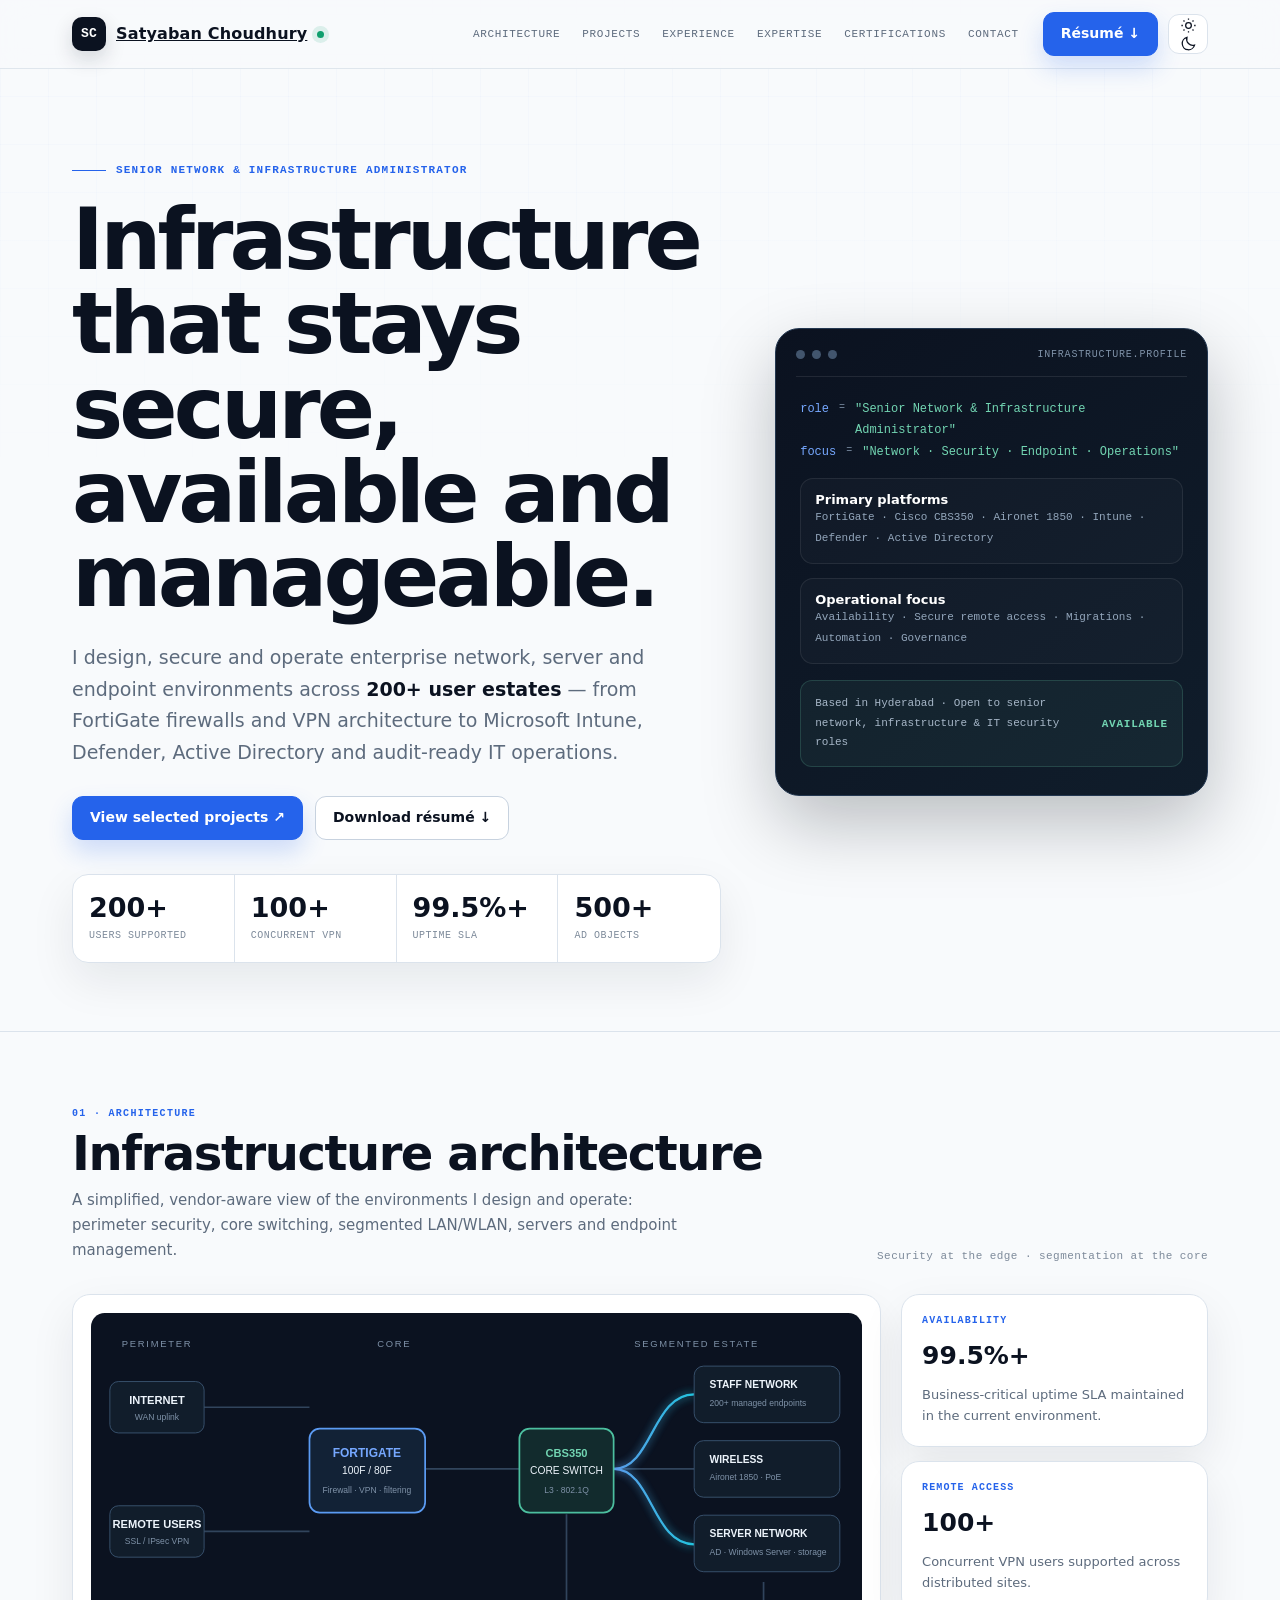
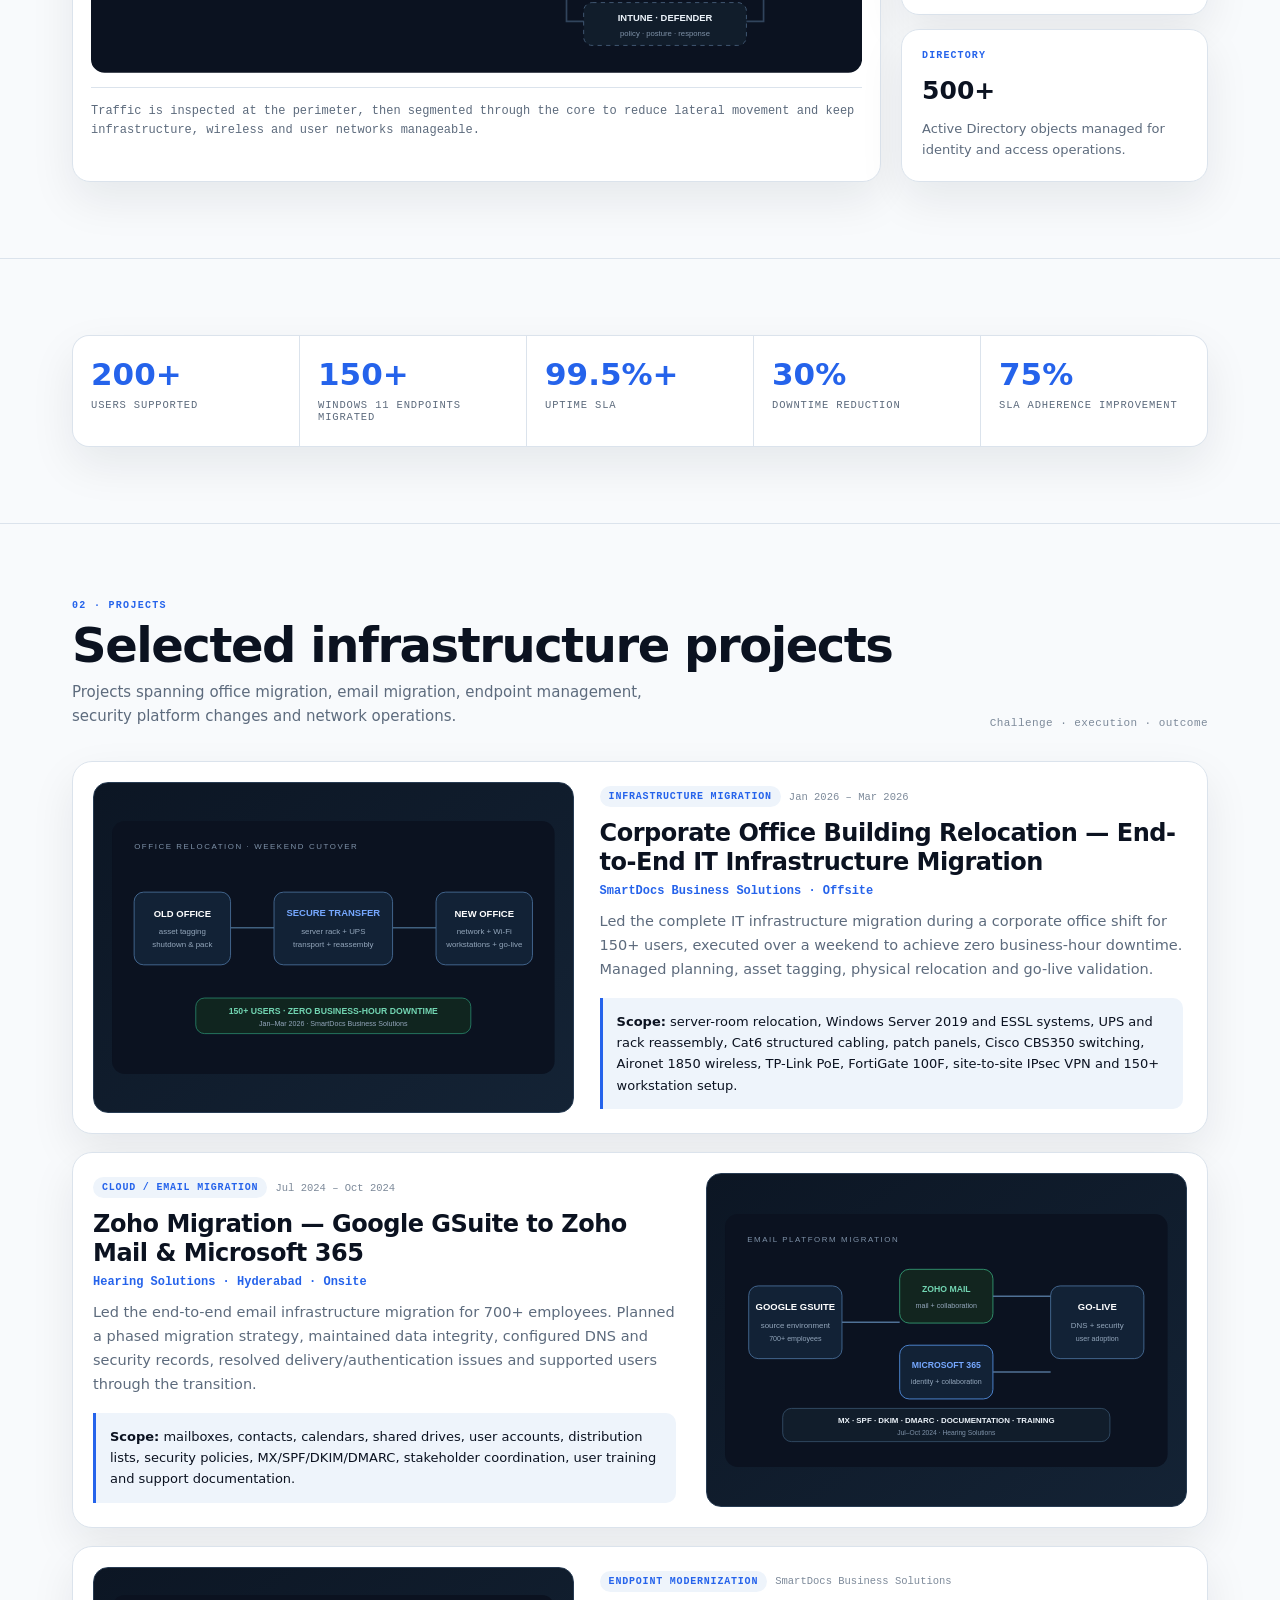
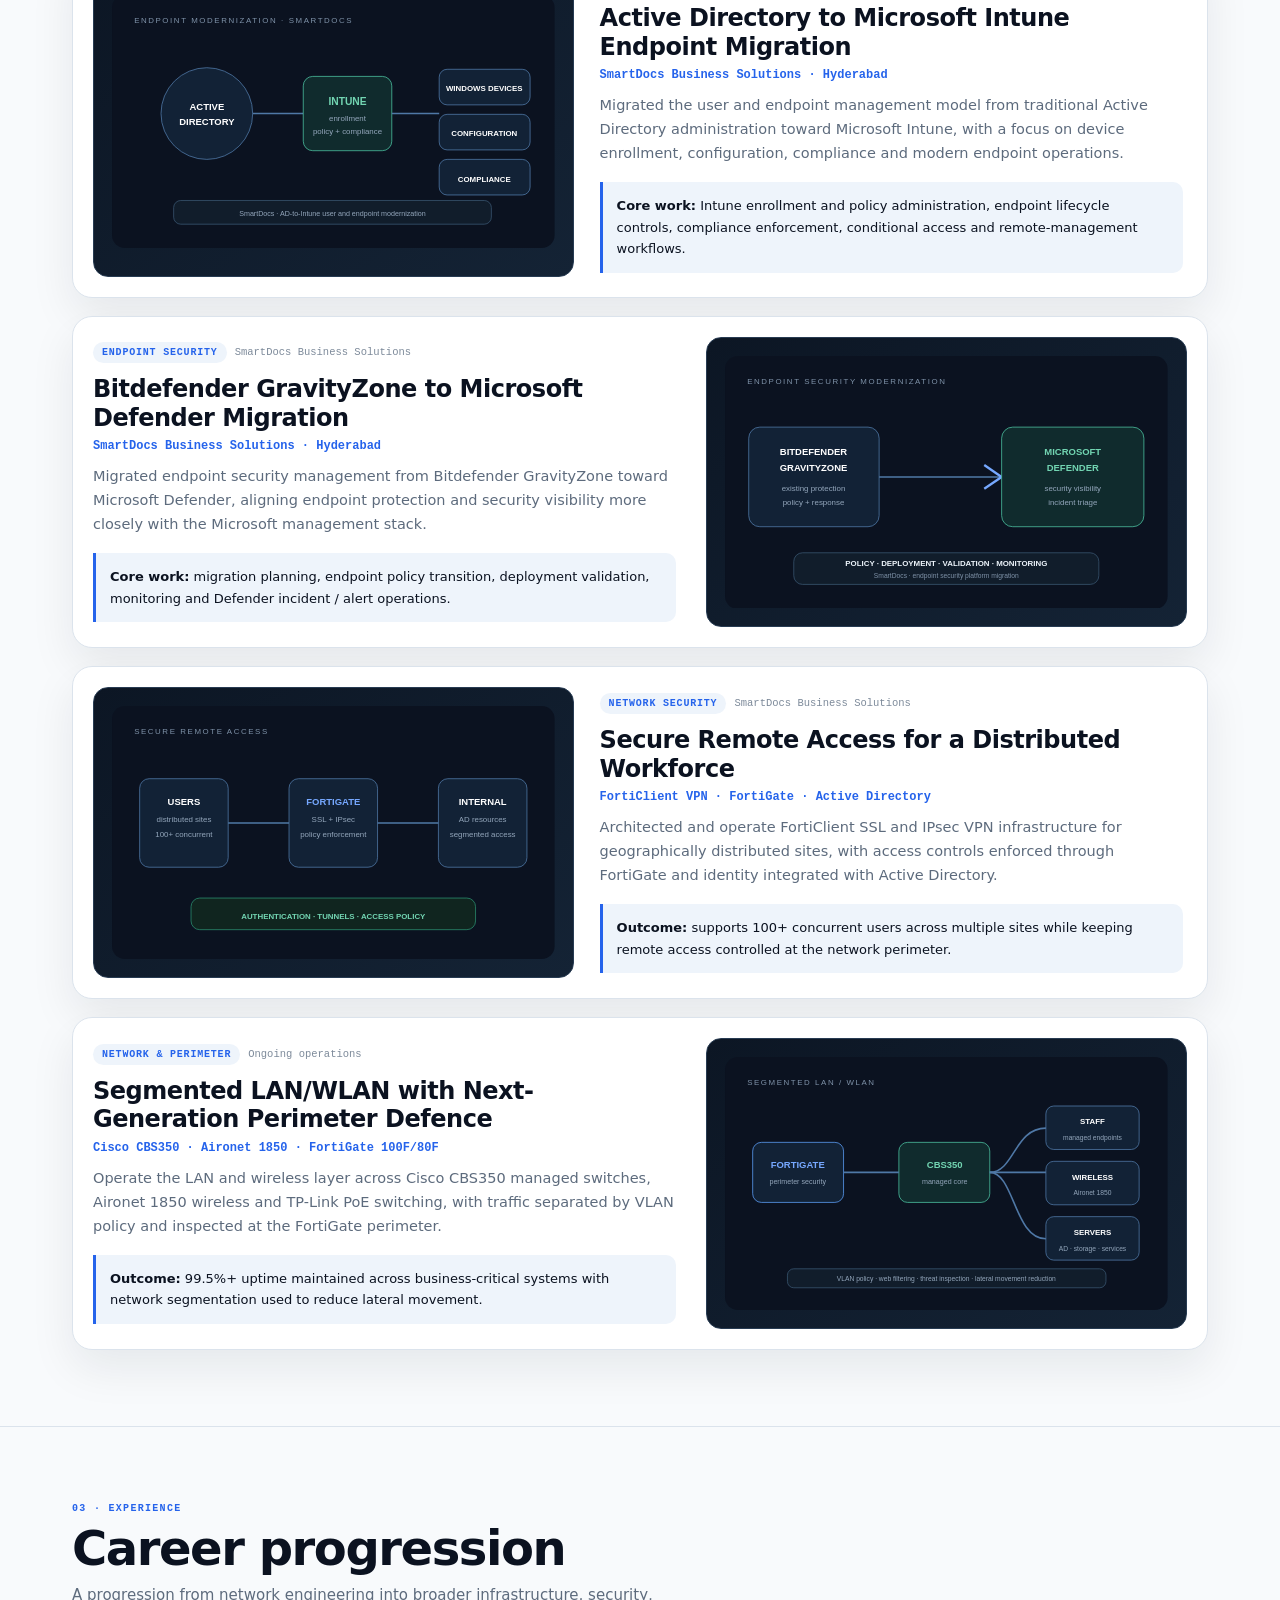
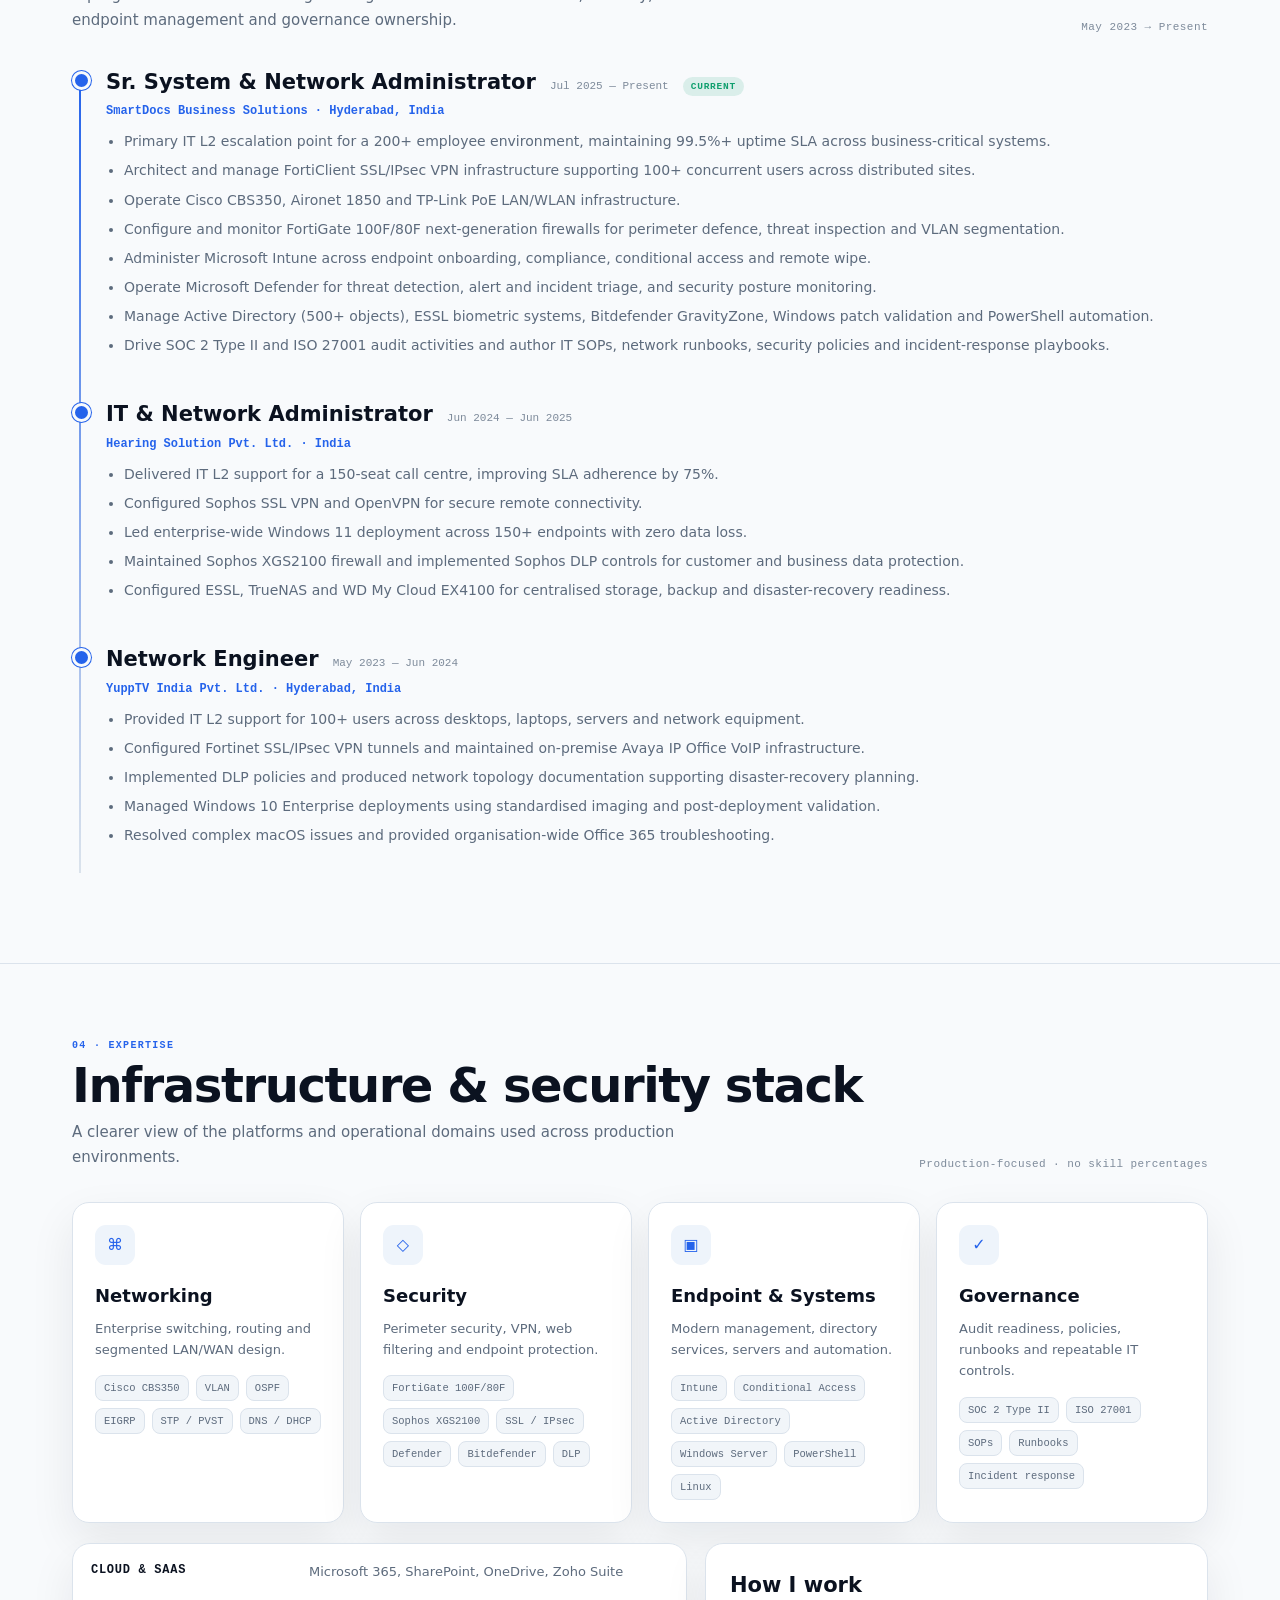
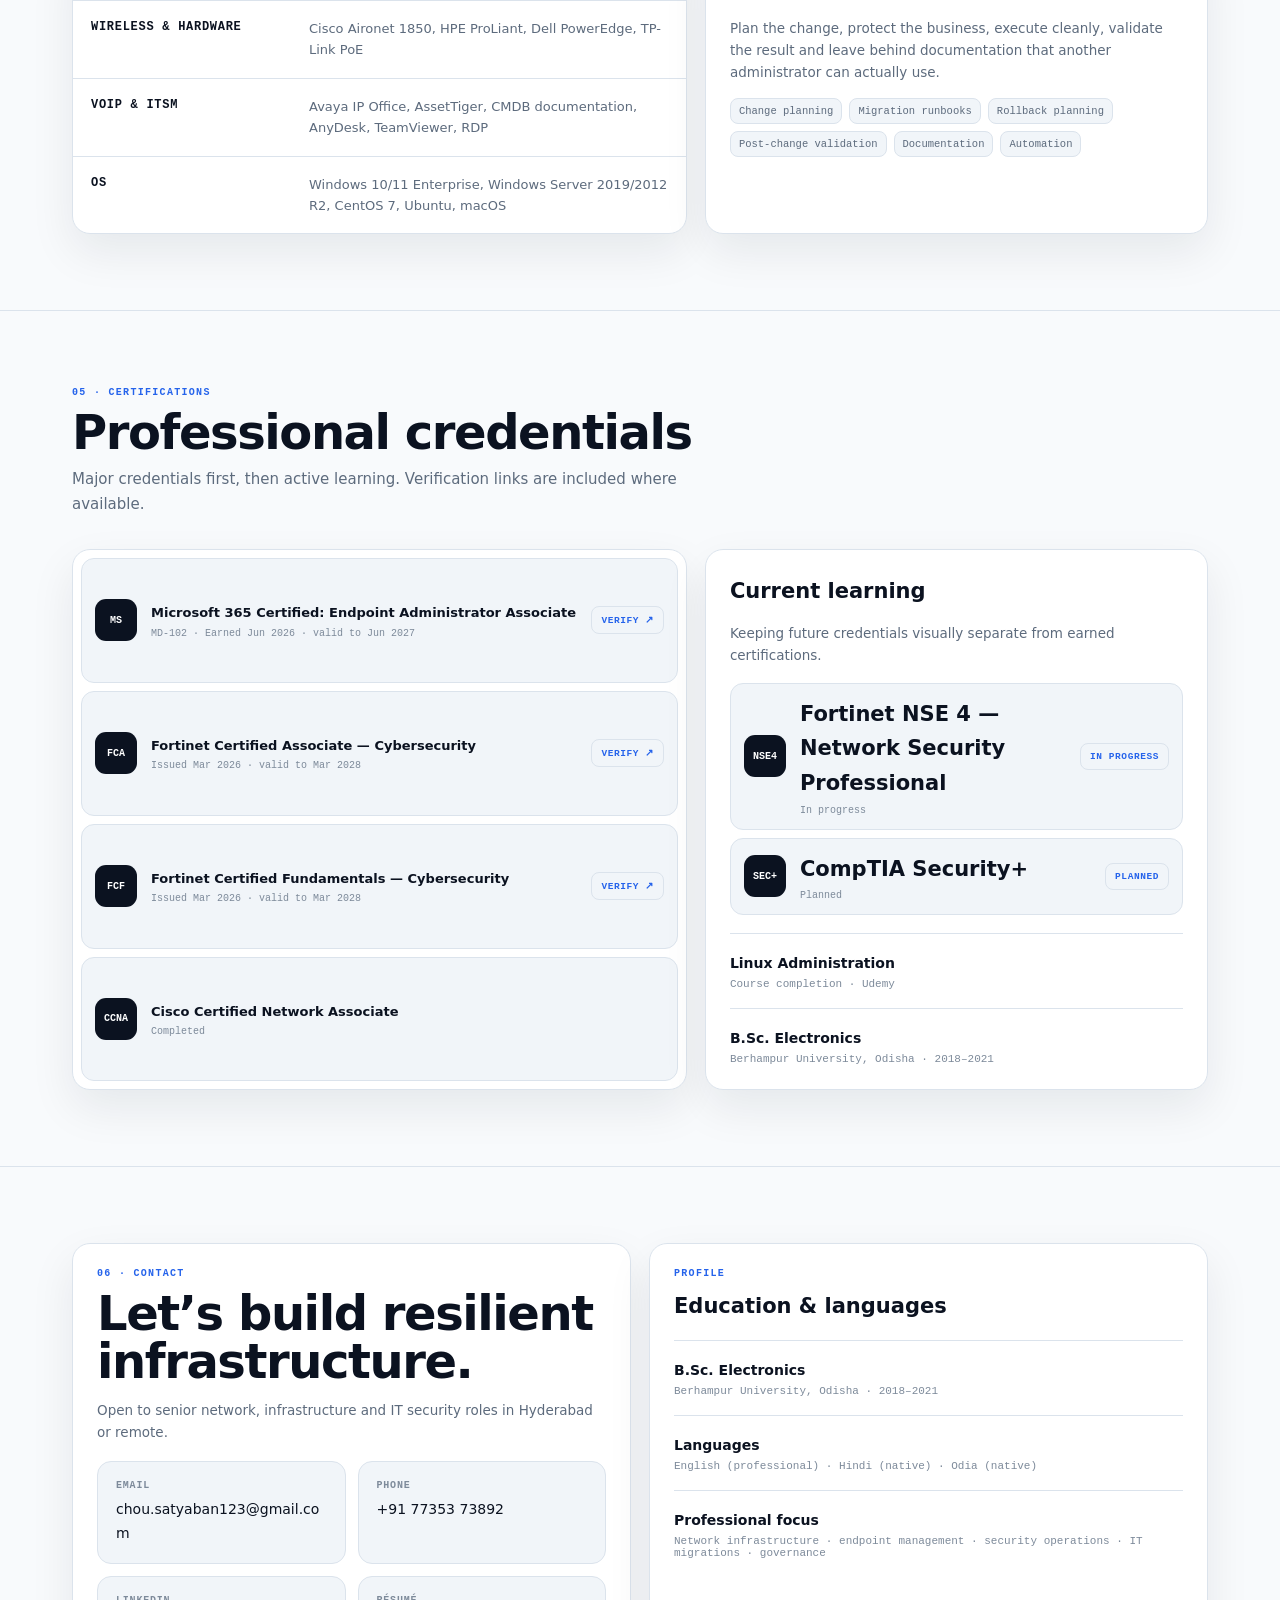
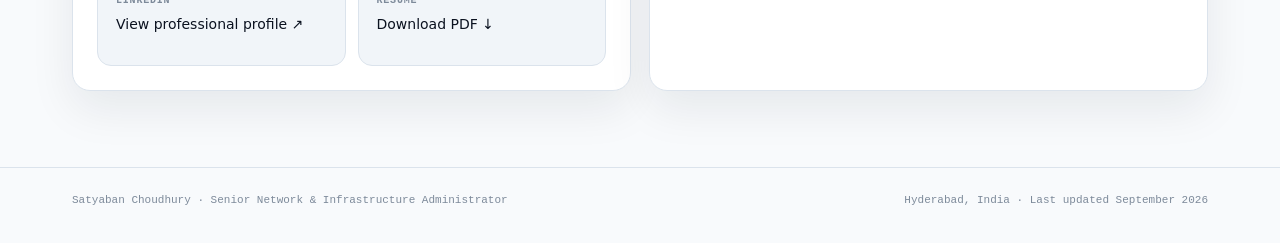
<file: index.html>
<!DOCTYPE html>
<html lang="en" data-theme="light">
<head>
  <meta charset="UTF-8">
  <meta name="viewport" content="width=device-width, initial-scale=1.0">
  <meta name="description" content="Satyaban Choudhury — Senior Network & Infrastructure Administrator specializing in enterprise networking, FortiGate firewalls, VPN, Microsoft Intune, Microsoft Defender, Active Directory, endpoint security, IT migrations and SOC 2 / ISO 27001 compliance.">
  <meta name="theme-color" content="#f8fafc">
  <meta property="og:type" content="website">
  <meta property="og:title" content="Satyaban Choudhury — Network & Infrastructure Administrator">
  <meta property="og:description" content="Enterprise network, infrastructure, endpoint security, migration and IT operations portfolio.">
  <meta property="og:url" content="https://satyabanchoudhury.github.io/">
  <meta name="twitter:card" content="summary">
  <title>Satyaban Choudhury — Network & Infrastructure Administrator</title>
  <link rel="icon" href="data:image/svg+xml,%3Csvg xmlns='http://www.w3.org/2000/svg' viewBox='0 0 64 64'%3E%3Crect width='64' height='64' rx='14' fill='%230b1220'/%3E%3Ctext x='32' y='46' text-anchor='middle' font-family='Arial,Helvetica,sans-serif' font-size='42' font-weight='700' fill='%2360a5fa'%3ES%3C/text%3E%3C/svg%3E">
  <script type="application/ld+json">
  {
    "@context":"https://schema.org",
    "@type":"Person",
    "name":"Satyaban Choudhury",
    "jobTitle":"Senior Network & Infrastructure Administrator",
    "url":"https://satyabanchoudhury.github.io/",
    "sameAs":["https://linkedin.com/in/satyaban-choudhury"],
    "email":"mailto:chou.satyaban123@gmail.com",
    "telephone":"+91 77353 73892",
    "address":{"@type":"PostalAddress","addressLocality":"Hyderabad","addressCountry":"IN"},
    "knowsAbout":["Network Infrastructure","FortiGate","VPN","Microsoft Intune","Microsoft Defender","Active Directory","Endpoint Security","Windows Server","SOC 2","ISO 27001","PowerShell"]
  }
  </script>
  <style>
    :root {
      --bg:#f8fafc;
      --bg-soft:#f1f5f9;
      --surface:#ffffff;
      --surface-2:#eef4fb;
      --ink:#0b1220;
      --muted:#5d6b7d;
      --subtle:#7d8a9a;
      --line:#dbe3ec;
      --line-strong:#c7d2df;
      --brand:#2563eb;
      --brand-2:#06b6d4;
      --good:#0f9f6e;
      --warn:#c77b19;
      --danger:#c83f43;
      --shadow:0 18px 45px rgba(15, 23, 42, .08);
      --shadow-lg:0 24px 70px rgba(15, 23, 42, .12);
      --radius:18px;
      --max:1180px;
      --mono:"IBM Plex Mono", ui-monospace, SFMono-Regular, Menlo, monospace;
      --sans:Inter, ui-sans-serif, system-ui, -apple-system, BlinkMacSystemFont, "Segoe UI", sans-serif;
      --display:"IBM Plex Sans", var(--sans);
    }

    :root[data-theme="dark"] {
      --bg:#08111d;
      --bg-soft:#0e1926;
      --surface:#101d2b;
      --surface-2:#142334;
      --ink:#edf4fb;
      --muted:#a5b3c4;
      --subtle:#77879a;
      --line:#243447;
      --line-strong:#34506a;
      --brand:#60a5fa;
      --brand-2:#22d3ee;
      --good:#4adea8;
      --warn:#f2b35f;
      --danger:#f27878;
      --shadow:0 18px 50px rgba(0,0,0,.22);
      --shadow-lg:0 24px 75px rgba(0,0,0,.3);
    }

    * { box-sizing:border-box; }
    html { scroll-behavior:smooth; }
    body {
      margin:0;
      color:var(--ink);
      background:var(--bg);
      font-family:var(--sans);
      line-height:1.65;
      -webkit-font-smoothing:antialiased;
      overflow-x:hidden;
      transition:background .25s ease,color .25s ease;
    }
    body::before {
      content:"";
      position:fixed;
      inset:0;
      pointer-events:none;
      z-index:-2;
      background:
        linear-gradient(rgba(37,99,235,.035) 1px, transparent 1px),
        linear-gradient(90deg, rgba(37,99,235,.035) 1px, transparent 1px);
      background-size:48px 48px;
      mask-image:linear-gradient(to bottom,rgba(0,0,0,.75),transparent 55%);
    }
    a { color:inherit; }
    button { font:inherit; }
    ::selection { background:var(--brand); color:#fff; }
    :focus-visible { outline:3px solid color-mix(in srgb,var(--brand) 65%, white); outline-offset:3px; border-radius:8px; }

    .progress { position:fixed; top:0; left:0; height:3px; width:0; z-index:1000; background:linear-gradient(90deg,var(--brand),var(--brand-2)); }

    .nav-shell {
      position:sticky;
      top:0;
      z-index:100;
      border-bottom:1px solid color-mix(in srgb,var(--line) 85%, transparent);
      background:color-mix(in srgb,var(--bg) 86%, transparent);
      backdrop-filter:blur(16px);
    }
    .nav {
      max-width:var(--max);
      min-height:68px;
      margin:0 auto;
      padding:0 22px;
      display:flex;
      align-items:center;
      gap:24px;
    }
    .brand { display:flex; align-items:center; gap:10px; font-weight:750; letter-spacing:.01em; white-space:nowrap; }
    .brand-mark {
      width:34px; height:34px; border-radius:10px; display:grid; place-items:center;
      color:#fff; background:var(--ink); box-shadow:0 8px 20px rgba(15,23,42,.16);
      font-family:var(--mono); font-size:13px; font-weight:600;
    }
    .brand-dot { width:7px; height:7px; border-radius:50%; background:var(--good); box-shadow:0 0 0 5px color-mix(in srgb,var(--good) 12%,transparent); }
    .nav-links { margin-left:auto; display:flex; align-items:center; gap:22px; }
    .nav-links a { text-decoration:none; color:var(--muted); font-family:var(--mono); font-size:11px; letter-spacing:.06em; text-transform:uppercase; }
    .nav-links a:hover { color:var(--ink); }
    .nav-actions { display:flex; align-items:center; gap:10px; }
    .theme-btn,.menu-btn { border:1px solid var(--line); background:var(--surface); color:var(--ink); width:40px; height:40px; border-radius:11px; cursor:pointer; display:grid; place-items:center; }
    .theme-btn:hover,.menu-btn:hover { border-color:var(--brand); }
    .menu-btn { display:none; }

    .container { max-width:var(--max); margin:0 auto; padding:0 22px; }
    .hero { padding:92px 0 68px; position:relative; }
    .hero-grid { display:grid; grid-template-columns:1.2fr .8fr; gap:54px; align-items:center; }
    .eyebrow { display:flex; align-items:center; gap:10px; margin:0 0 18px; color:var(--brand); font-family:var(--mono); font-size:11px; letter-spacing:.11em; text-transform:uppercase; font-weight:600; }
    .eyebrow::before { content:""; width:34px; height:1px; background:var(--brand); }
    h1 { margin:0; max-width:11ch; font-family:var(--display); font-size:clamp(50px,7vw,86px); line-height:.98; letter-spacing:-.045em; }
    .hero-lede { max-width:680px; margin:24px 0 0; font-size:19px; color:var(--muted); }
    .hero-lede strong { color:var(--ink); font-weight:650; }
    .hero-actions { display:flex; flex-wrap:wrap; gap:12px; margin-top:28px; }
    .btn { display:inline-flex; align-items:center; justify-content:center; gap:9px; min-height:44px; padding:0 17px; border-radius:11px; border:1px solid var(--line-strong); text-decoration:none; font-size:14px; font-weight:650; transition:transform .18s ease,border-color .18s ease,background .18s ease,box-shadow .18s ease; }
    .btn:hover { transform:translateY(-2px); }
    .btn-primary { color:#fff; background:var(--brand); border-color:var(--brand); box-shadow:0 12px 25px rgba(37,99,235,.2); }
    .btn-secondary { background:var(--surface); }
    .quick-stats { display:grid; grid-template-columns:repeat(4,1fr); margin-top:34px; border:1px solid var(--line); border-radius:16px; overflow:hidden; background:var(--surface); box-shadow:var(--shadow); }
    .quick-stat { padding:18px 16px; border-right:1px solid var(--line); }
    .quick-stat:last-child { border-right:0; }
    .quick-stat strong { display:block; font-family:var(--display); font-size:27px; line-height:1.1; }
    .quick-stat span { display:block; margin-top:5px; color:var(--subtle); font-family:var(--mono); font-size:10px; letter-spacing:.05em; text-transform:uppercase; }

    .hero-visual { position:relative; }
    .terminal-card { background:linear-gradient(145deg,#0b1220,#101d2b); border:1px solid #233750; border-radius:24px; color:#dce8f6; padding:20px; box-shadow:0 28px 70px rgba(3,10,20,.25); overflow:hidden; }
    .terminal-top { display:flex; align-items:center; gap:7px; padding-bottom:16px; border-bottom:1px solid rgba(255,255,255,.09); }
    .terminal-top i { width:9px; height:9px; border-radius:50%; background:#42556d; }
    .terminal-top span { margin-left:auto; color:#7f92a8; font:10px var(--mono); letter-spacing:.08em; text-transform:uppercase; }
    .terminal-body { padding:22px 4px 8px; font:12px/1.8 var(--mono); }
    .terminal-line { display:flex; gap:10px; }
    .terminal-line b { color:#76a8ff; font-weight:500; }
    .terminal-line em { color:#72d5b2; font-style:normal; }
    .terminal-line small { color:#7f92a8; }
    .terminal-block { margin:14px 0; padding:13px 14px; border:1px solid rgba(255,255,255,.08); border-radius:13px; background:rgba(255,255,255,.025); }
    .terminal-block strong { display:block; color:#fff; font:600 13px var(--sans); }
    .terminal-block span { color:#93a6bb; font-size:11px; }
    .availability { margin-top:16px; display:flex; justify-content:space-between; align-items:center; gap:14px; padding:13px 14px; border:1px solid rgba(114,213,178,.18); background:rgba(114,213,178,.06); border-radius:12px; }
    .availability span { color:#a7b7c8; font-size:11px; }
    .availability b { color:#72d5b2; font:600 11px var(--mono); text-transform:uppercase; letter-spacing:.07em; }

    section { scroll-margin-top:94px; }
    .section { padding:76px 0; border-top:1px solid var(--line); }
    .section-head { display:flex; justify-content:space-between; align-items:flex-end; gap:24px; margin-bottom:32px; }
    .section-num { color:var(--brand); font:600 10px var(--mono); letter-spacing:.13em; text-transform:uppercase; margin-bottom:10px; }
    h2 { margin:0; font-family:var(--display); font-size:clamp(32px,4vw,48px); line-height:1; letter-spacing:-.03em; }
    .section-note { max-width:620px; margin:11px 0 0; color:var(--muted); font-size:15px; }
    .small-note { color:var(--subtle); font:11px var(--mono); letter-spacing:.04em; }

    .architecture { display:grid; grid-template-columns:1.45fr .55fr; gap:20px; }
    .diagram,.signal-card { background:var(--surface); border:1px solid var(--line); border-radius:18px; box-shadow:var(--shadow); }
    .diagram { padding:18px; overflow:hidden; }
    .diagram svg { display:block; width:100%; height:auto; min-height:320px; }
    .diagram-caption { margin-top:14px; padding-top:14px; border-top:1px solid var(--line); color:var(--muted); font:12px/1.6 var(--mono); }
    .signal-stack { display:grid; gap:14px; }
    .signal-card { padding:20px; }
    .signal-card .kicker { color:var(--brand); font:600 10px var(--mono); text-transform:uppercase; letter-spacing:.11em; }
    .signal-card strong { display:block; margin-top:9px; font-size:25px; }
    .signal-card p { margin:7px 0 0; color:var(--muted); font-size:13px; }

    .metrics { display:grid; grid-template-columns:repeat(5,1fr); gap:1px; background:var(--line); border:1px solid var(--line); border-radius:17px; overflow:hidden; box-shadow:var(--shadow); }
    .metric { padding:23px 18px; background:var(--surface); }
    .metric strong { display:block; font:700 31px/1 var(--display); color:var(--brand); }
    .metric span { display:block; margin-top:9px; color:var(--muted); font:10.5px var(--mono); text-transform:uppercase; letter-spacing:.08em; }

    .expertise { display:grid; grid-template-columns:repeat(4,1fr); gap:16px; }
    .expertise-card { padding:22px; background:var(--surface); border:1px solid var(--line); border-radius:17px; box-shadow:var(--shadow); }
    .expertise-icon { width:40px; height:40px; border-radius:11px; display:grid; place-items:center; background:var(--surface-2); color:var(--brand); margin-bottom:16px; }
    .expertise-card h3 { margin:0; font-size:18px; }
    .expertise-card p { margin:7px 0 0; color:var(--muted); font-size:13px; }
    .tags { display:flex; flex-wrap:wrap; gap:7px; margin-top:15px; }
    .tag { padding:6px 8px; border:1px solid var(--line); border-radius:8px; background:var(--bg-soft); color:var(--muted); font:10.5px var(--mono); }

    .projects { display:grid; gap:18px; }
    .project { display:grid; grid-template-columns:.9fr 1.1fr; gap:26px; align-items:stretch; padding:20px; border:1px solid var(--line); border-radius:20px; background:var(--surface); box-shadow:var(--shadow); }
    .project:nth-child(even) { grid-template-columns:1.1fr .9fr; }
    .project:nth-child(even) .project-visual { order:2; }
    .project-visual { min-height:265px; border-radius:15px; overflow:hidden; background:linear-gradient(145deg,#0c1624,#142335); border:1px solid #273b52; display:flex; align-items:center; justify-content:center; padding:18px; }
    .project-visual svg { width:100%; height:auto; display:block; }
    .project-content { display:flex; flex-direction:column; justify-content:center; padding:4px 4px 4px 0; }
    .project-meta { display:flex; flex-wrap:wrap; align-items:center; gap:8px; margin-bottom:12px; }
    .project-type { padding:5px 9px; border-radius:999px; background:var(--surface-2); color:var(--brand); font:600 10px var(--mono); text-transform:uppercase; letter-spacing:.08em; }
    .project-date { color:var(--subtle); font:10.5px var(--mono); }
    .project h3 { margin:0; font-size:24px; line-height:1.2; letter-spacing:-.02em; }
    .project-company { margin:7px 0 12px; color:var(--brand); font:600 12px var(--mono); }
    .project p { margin:0; color:var(--muted); font-size:14.5px; }
    .project-result { margin-top:16px; padding:13px 14px; border-left:3px solid var(--brand); background:var(--surface-2); color:var(--ink); border-radius:0 10px 10px 0; font-size:13px; }
    .project-result b { font-weight:650; }

    .timeline { position:relative; margin-top:8px; padding-left:34px; }
    .timeline::before { content:""; position:absolute; left:7px; top:8px; bottom:14px; width:2px; background:linear-gradient(var(--brand),var(--line)); }
    .job { position:relative; padding:0 0 34px; }
    .job::before { content:""; position:absolute; left:-34px; top:6px; width:13px; height:13px; border:3px solid var(--bg); border-radius:50%; background:var(--brand); box-shadow:0 0 0 1px var(--brand); }
    .job-top { display:flex; flex-wrap:wrap; gap:8px 14px; align-items:baseline; }
    .job h3 { margin:0; font-size:21px; }
    .job-date { color:var(--subtle); font:11px var(--mono); }
    .current { padding:4px 8px; border-radius:999px; background:color-mix(in srgb,var(--good) 12%,transparent); color:var(--good); font:600 9.5px var(--mono); text-transform:uppercase; letter-spacing:.08em; }
    .job-company { margin:5px 0 12px; color:var(--brand); font:600 12px var(--mono); }
    .job ul { margin:0; padding-left:18px; color:var(--muted); font-size:14px; }
    .job li { margin:6px 0; }

    .skills-grid { display:grid; grid-template-columns:1.1fr .9fr; gap:18px; }
    .stack-table,.credentials { background:var(--surface); border:1px solid var(--line); border-radius:18px; overflow:hidden; box-shadow:var(--shadow); }
    .stack-row { display:grid; grid-template-columns:200px 1fr; gap:18px; padding:17px 18px; border-top:1px solid var(--line); }
    .stack-row:first-child { border-top:0; }
    .stack-row h3 { margin:0; font-size:12px; font-family:var(--mono); text-transform:uppercase; letter-spacing:.06em; }
    .stack-row p { margin:0; color:var(--muted); font-size:13px; }
    .credentials { padding:8px; display:grid; gap:8px; }
    .credential { display:grid; grid-template-columns:44px 1fr auto; gap:12px; align-items:center; padding:13px; border:1px solid var(--line); border-radius:13px; background:var(--bg-soft); }
    .credential-badge { width:42px; height:42px; display:grid; place-items:center; border-radius:11px; background:var(--ink); color:#fff; font:600 10px var(--mono); }
    .credential h3 { margin:0; font-size:13px; }
    .credential small { display:block; margin-top:4px; color:var(--subtle); font:10px var(--mono); }
    .verify { text-decoration:none; padding:7px 9px; border:1px solid var(--line); border-radius:8px; font:600 9.5px var(--mono); text-transform:uppercase; letter-spacing:.06em; color:var(--brand); }

    .bottom-grid { display:grid; grid-template-columns:1fr 1fr; gap:18px; }
    .panel { padding:24px; border:1px solid var(--line); background:var(--surface); border-radius:18px; box-shadow:var(--shadow); }
    .panel h3 { margin:0; font-size:21px; }
    .panel p { color:var(--muted); font-size:13.5px; }
    .education { margin-top:18px; padding-top:18px; border-top:1px solid var(--line); }
    .education strong { display:block; font-size:14px; }
    .education span { display:block; margin-top:3px; color:var(--subtle); font:11px var(--mono); }
    .contact-grid { display:grid; grid-template-columns:repeat(2,1fr); gap:12px; margin-top:18px; }
    .contact-link { min-height:90px; padding:18px; border:1px solid var(--line); border-radius:14px; background:var(--bg-soft); text-decoration:none; transition:transform .18s ease,border-color .18s ease; }
    .contact-link:hover { transform:translateY(-2px); border-color:var(--brand); }
    .contact-link small { display:block; color:var(--subtle); font:600 10px var(--mono); letter-spacing:.08em; text-transform:uppercase; }
    .contact-link span { display:block; margin-top:7px; overflow-wrap:anywhere; font-size:14px; }

    footer { border-top:1px solid var(--line); padding:26px 0 34px; }
    .footer-inner { display:flex; justify-content:space-between; gap:18px; color:var(--subtle); font:11px var(--mono); }

    .reveal { opacity:1; transform:none; }
    .js .reveal { opacity:0; transform:translateY(16px); transition:opacity .6s ease,transform .6s ease; }
    .js .reveal.is-visible { opacity:1; transform:none; }

    @media (max-width:1000px) {
      .nav-links { display:none; position:absolute; top:68px; left:0; right:0; padding:15px 22px 18px; background:var(--bg); border-bottom:1px solid var(--line); flex-direction:column; align-items:flex-start; gap:15px; }
      .nav-shell.menu-open .nav-links { display:flex; }
      .menu-btn { display:grid; }
      .hero-grid,.architecture,.skills-grid { grid-template-columns:1fr; }
      .hero-visual { max-width:650px; }
      .metrics { grid-template-columns:repeat(3,1fr); }
      .expertise { grid-template-columns:repeat(2,1fr); }
    }
    @media (max-width:760px) {
      .nav { padding:0 16px; }
      .container { padding:0 16px; }
      .hero { padding:65px 0 46px; }
      h1 { max-width:12ch; font-size:clamp(44px,14vw,68px); }
      .hero-lede { font-size:17px; }
      .quick-stats { grid-template-columns:repeat(2,1fr); }
      .quick-stat:nth-child(2) { border-right:0; }
      .quick-stat:nth-child(-n+2) { border-bottom:1px solid var(--line); }
      .quick-stat { padding:15px; }
      .quick-stat strong { font-size:23px; }
      .section { padding:58px 0; }
      .section-head { display:block; }
      .small-note { display:block; margin-top:14px; }
      .metrics { grid-template-columns:repeat(2,1fr); }
      .metric { padding:19px 15px; }
      .metric:last-child { grid-column:span 2; }
      .project,.project:nth-child(even) { grid-template-columns:1fr; }
      .project:nth-child(even) .project-visual { order:0; }
      .project-visual { min-height:210px; }
      .stack-row { grid-template-columns:1fr; gap:7px; }
      .bottom-grid { grid-template-columns:1fr; }
      .contact-grid { grid-template-columns:1fr; }
      .credential { grid-template-columns:42px 1fr; }
      .verify { grid-column:2; justify-self:start; }
      .footer-inner { flex-direction:column; }
    }
    @media (prefers-reduced-motion:reduce) {
      html { scroll-behavior:auto; }
      *,*::before,*::after { animation:none!important; transition:none!important; }
      .js .reveal { opacity:1; transform:none; }
    }
  </style>
</head>
<body>
  <div class="progress" id="progress" aria-hidden="true"></div>

  <header class="nav-shell" id="navShell">
    <div class="nav">
      <a class="brand" href="#top" aria-label="Satyaban Choudhury home">
        <span class="brand-mark">SC</span>
        <span>Satyaban Choudhury</span>
        <span class="brand-dot" aria-hidden="true"></span>
      </a>
      <nav class="nav-links" id="navLinks" aria-label="Primary navigation">
        <a href="#architecture">Architecture</a>
        <a href="#projects">Projects</a>
        <a href="#experience">Experience</a>
        <a href="#skills">Expertise</a>
        <a href="#certifications">Certifications</a>
        <a href="#contact">Contact</a>
      </nav>
      <div class="nav-actions">
        <a class="btn btn-primary nav-resume" href="satyaban-choudhury-resume.pdf" download>Résumé ↓</a>
        <button class="theme-btn" id="themeBtn" type="button" aria-label="Switch to dark mode" title="Switch theme">
          <svg class="sun-icon" width="17" height="17" viewBox="0 0 24 24" fill="none" stroke="currentColor" stroke-width="1.8" aria-hidden="true"><circle cx="12" cy="12" r="4"/><path d="M12 2v2M12 20v2M4.93 4.93l1.41 1.41M17.66 17.66l1.41 1.41M2 12h2M20 12h2M4.93 19.07l1.41-1.41M17.66 6.34l1.41-1.41"/></svg>
          <svg class="moon-icon" width="17" height="17" viewBox="0 0 24 24" fill="none" stroke="currentColor" stroke-width="1.8" aria-hidden="true"><path d="M20.5 14.2A8.6 8.6 0 0 1 9.8 3.5 8.8 8.8 0 1 0 20.5 14.2Z"/></svg>
        </button>
        <button class="menu-btn" id="menuBtn" type="button" aria-label="Open navigation" aria-expanded="false">
          <svg width="18" height="18" viewBox="0 0 24 24" fill="none" stroke="currentColor" stroke-width="2" aria-hidden="true"><path d="M4 7h16M4 12h16M4 17h16"/></svg>
        </button>
      </div>
    </div>
  </header>

  <main id="top">
    <section class="hero">
      <div class="container hero-grid">
        <div class="reveal">
          <p class="eyebrow">Senior Network &amp; Infrastructure Administrator</p>
          <h1>Infrastructure that stays secure, available and manageable.</h1>
          <p class="hero-lede">I design, secure and operate enterprise network, server and endpoint environments across <strong>200+ user estates</strong> — from FortiGate firewalls and VPN architecture to Microsoft Intune, Defender, Active Directory and audit-ready IT operations.</p>
          <div class="hero-actions">
            <a class="btn btn-primary" href="#projects">View selected projects ↗</a>
            <a class="btn btn-secondary" href="satyaban-choudhury-resume.pdf" download>Download résumé ↓</a>
          </div>
          <div class="quick-stats" aria-label="Career highlights">
            <div class="quick-stat"><strong>200+</strong><span>Users supported</span></div>
            <div class="quick-stat"><strong>100+</strong><span>Concurrent VPN</span></div>
            <div class="quick-stat"><strong>99.5%+</strong><span>Uptime SLA</span></div>
            <div class="quick-stat"><strong>500+</strong><span>AD objects</span></div>
          </div>
        </div>

        <div class="hero-visual reveal" aria-label="Professional profile overview">
          <div class="terminal-card">
            <div class="terminal-top"><i></i><i></i><i></i><span>infrastructure.profile</span></div>
            <div class="terminal-body">
              <div class="terminal-line"><b>role</b><small>=</small><em>"Senior Network &amp; Infrastructure Administrator"</em></div>
              <div class="terminal-line"><b>focus</b><small>=</small><em>"Network · Security · Endpoint · Operations"</em></div>
              <div class="terminal-block"><strong>Primary platforms</strong><span>FortiGate · Cisco CBS350 · Aironet 1850 · Intune · Defender · Active Directory</span></div>
              <div class="terminal-block"><strong>Operational focus</strong><span>Availability · Secure remote access · Migrations · Automation · Governance</span></div>
              <div class="availability"><span>Based in Hyderabad · Open to senior network, infrastructure &amp; IT security roles</span><b>Available</b></div>
            </div>
          </div>
        </div>
      </div>
    </section>

    <section class="section" id="architecture">
      <div class="container">
        <div class="section-head reveal">
          <div>
            <div class="section-num">01 · Architecture</div>
            <h2>Infrastructure architecture</h2>
            <p class="section-note">A simplified, vendor-aware view of the environments I design and operate: perimeter security, core switching, segmented LAN/WLAN, servers and endpoint management.</p>
          </div>
          <div class="small-note">Security at the edge · segmentation at the core</div>
        </div>
        <div class="architecture">
          <div class="diagram reveal">
            <svg viewBox="0 0 900 420" role="img" aria-label="Simplified network architecture with Internet and VPN users connecting through FortiGate to a Cisco CBS350 core switch, then segmented staff, wireless and server networks with endpoint management.">
              <defs>
                <linearGradient id="flowBlue" x1="0" x2="1"><stop offset="0" stop-color="#60a5fa"/><stop offset="1" stop-color="#22d3ee"/></linearGradient>
                <filter id="softGlow"><feGaussianBlur stdDeviation="5" result="b"/><feMerge><feMergeNode in="b"/><feMergeNode in="SourceGraphic"/></feMerge></filter>
              </defs>
              <rect x="0" y="0" width="900" height="420" rx="16" fill="#0b1220"/>
              <g font-family="Inter,Arial,sans-serif">
                <text x="36" y="40" fill="#7f92a8" font-size="11" letter-spacing="2">PERIMETER</text>
                <text x="334" y="40" fill="#7f92a8" font-size="11" letter-spacing="2">CORE</text>
                <text x="634" y="40" fill="#7f92a8" font-size="11" letter-spacing="2">SEGMENTED ESTATE</text>

                <g stroke="#31445c" stroke-width="2" fill="none">
                  <path d="M132 110 H255"/>
                  <path d="M132 255 H255"/>
                  <path d="M390 182 H500"/>
                  <path d="M610 182 C655 182 655 95 704 95"/>
                  <path d="M610 182 H704"/>
                  <path d="M610 182 C655 182 655 270 704 270"/>
                  <path d="M785 314 V360 H555 V235"/>
                </g>
                <g stroke="url(#flowBlue)" stroke-width="2.6" fill="none" filter="url(#softGlow)" opacity=".9">
                  <path d="M132 110 H255"/>
                  <path d="M132 255 H255"/>
                  <path d="M390 182 H500"/>
                  <path d="M610 182 C655 182 655 95 704 95"/>
                  <path d="M610 182 H704"/>
                  <path d="M610 182 C655 182 655 270 704 270"/>
                </g>

                <g>
                  <rect x="22" y="80" width="110" height="60" rx="10" fill="#111d2b" stroke="#3d5876"/>
                  <text x="77" y="106" text-anchor="middle" fill="#edf4fb" font-size="13" font-weight="650">INTERNET</text>
                  <text x="77" y="125" text-anchor="middle" fill="#7f92a8" font-size="10">WAN uplink</text>

                  <rect x="22" y="225" width="110" height="60" rx="10" fill="#111d2b" stroke="#3d5876"/>
                  <text x="77" y="251" text-anchor="middle" fill="#edf4fb" font-size="13" font-weight="650">REMOTE USERS</text>
                  <text x="77" y="270" text-anchor="middle" fill="#7f92a8" font-size="10">SSL / IPsec VPN</text>

                  <rect x="255" y="135" width="135" height="98" rx="12" fill="#122236" stroke="#5b9bf3" stroke-width="2"/>
                  <text x="322" y="168" text-anchor="middle" fill="#76a8ff" font-size="14" font-weight="700">FORTIGATE</text>
                  <text x="322" y="188" text-anchor="middle" fill="#edf4fb" font-size="12">100F / 80F</text>
                  <text x="322" y="210" text-anchor="middle" fill="#7f92a8" font-size="10">Firewall · VPN · filtering</text>

                  <rect x="500" y="135" width="110" height="98" rx="12" fill="#122b2d" stroke="#4cbf9f" stroke-width="2"/>
                  <text x="555" y="168" text-anchor="middle" fill="#72d5b2" font-size="13" font-weight="700">CBS350</text>
                  <text x="555" y="188" text-anchor="middle" fill="#edf4fb" font-size="12">CORE SWITCH</text>
                  <text x="555" y="210" text-anchor="middle" fill="#7f92a8" font-size="10">L3 · 802.1Q</text>

                  <rect x="704" y="62" width="170" height="66" rx="11" fill="#111d2b" stroke="#3d5876"/>
                  <text x="722" y="88" fill="#edf4fb" font-size="12" font-weight="650">STAFF NETWORK</text>
                  <text x="722" y="108" fill="#7f92a8" font-size="10">200+ managed endpoints</text>

                  <rect x="704" y="149" width="170" height="66" rx="11" fill="#111d2b" stroke="#3d5876"/>
                  <text x="722" y="175" fill="#edf4fb" font-size="12" font-weight="650">WIRELESS</text>
                  <text x="722" y="195" fill="#7f92a8" font-size="10">Aironet 1850 · PoE</text>

                  <rect x="704" y="236" width="170" height="66" rx="11" fill="#111d2b" stroke="#3d5876"/>
                  <text x="722" y="262" fill="#edf4fb" font-size="12" font-weight="650">SERVER NETWORK</text>
                  <text x="722" y="282" fill="#7f92a8" font-size="10">AD · Windows Server · storage</text>

                  <rect x="575" y="338" width="190" height="50" rx="10" fill="#111d2b" stroke="#48617d" stroke-dasharray="5 5"/>
                  <text x="670" y="360" text-anchor="middle" fill="#edf4fb" font-size="11" font-weight="650">INTUNE · DEFENDER</text>
                  <text x="670" y="377" text-anchor="middle" fill="#7f92a8" font-size="9">policy · posture · response</text>
                </g>
              </g>
            </svg>
            <div class="diagram-caption">Traffic is inspected at the perimeter, then segmented through the core to reduce lateral movement and keep infrastructure, wireless and user networks manageable.</div>
          </div>
          <div class="signal-stack">
            <div class="signal-card reveal"><div class="kicker">Availability</div><strong>99.5%+</strong><p>Business-critical uptime SLA maintained in the current environment.</p></div>
            <div class="signal-card reveal"><div class="kicker">Remote access</div><strong>100+</strong><p>Concurrent VPN users supported across distributed sites.</p></div>
            <div class="signal-card reveal"><div class="kicker">Directory</div><strong>500+</strong><p>Active Directory objects managed for identity and access operations.</p></div>
          </div>
        </div>
      </div>
    </section>

    <section class="section" aria-label="Career metrics">
      <div class="container">
        <div class="metrics reveal">
          <div class="metric"><strong>200+</strong><span>Users supported</span></div>
          <div class="metric"><strong>150+</strong><span>Windows 11 endpoints migrated</span></div>
          <div class="metric"><strong>99.5%+</strong><span>Uptime SLA</span></div>
          <div class="metric"><strong>30%</strong><span>Downtime reduction</span></div>
          <div class="metric"><strong>75%</strong><span>SLA adherence improvement</span></div>
        </div>
      </div>
    </section>

    <section class="section" id="projects">
      <div class="container">
        <div class="section-head reveal">
          <div>
            <div class="section-num">02 · Projects</div>
            <h2>Selected infrastructure projects</h2>
            <p class="section-note">Projects spanning office migration, email migration, endpoint management, security platform changes and network operations.</p>
          </div>
          <div class="small-note">Challenge · execution · outcome</div>
        </div>

        <div class="projects">
          <article class="project reveal">
            <div class="project-visual">
              <svg viewBox="0 0 560 320" role="img" aria-label="Office relocation migration flow from old facility through secure transport and staging to new facility go-live.">
                <rect width="560" height="320" rx="16" fill="#0b1220"/>
                <g font-family="Inter,Arial,sans-serif">
                  <text x="28" y="36" fill="#7f92a8" font-size="10" letter-spacing="2">OFFICE RELOCATION · WEEKEND CUTOVER</text>
                  <g stroke="#40607f" stroke-width="2" fill="none"><path d="M150 135 H205"/><path d="M355 135 H410"/></g>
                  <g fill="#122236" stroke="#4f78a6">
                    <rect x="28" y="90" width="122" height="92" rx="12"/>
                    <rect x="205" y="90" width="150" height="92" rx="12"/>
                    <rect x="410" y="90" width="122" height="92" rx="12"/>
                  </g>
                  <text x="89" y="121" text-anchor="middle" fill="#fff" font-size="12" font-weight="700">OLD OFFICE</text>
                  <text x="89" y="143" text-anchor="middle" fill="#93a6bb" font-size="10">asset tagging</text><text x="89" y="160" text-anchor="middle" fill="#93a6bb" font-size="10">shutdown &amp; pack</text>
                  <text x="280" y="120" text-anchor="middle" fill="#76a8ff" font-size="12" font-weight="700">SECURE TRANSFER</text>
                  <text x="280" y="143" text-anchor="middle" fill="#93a6bb" font-size="10">server rack + UPS</text><text x="280" y="160" text-anchor="middle" fill="#93a6bb" font-size="10">transport + reassembly</text>
                  <text x="471" y="121" text-anchor="middle" fill="#fff" font-size="12" font-weight="700">NEW OFFICE</text>
                  <text x="471" y="143" text-anchor="middle" fill="#93a6bb" font-size="10">network + Wi-Fi</text><text x="471" y="160" text-anchor="middle" fill="#93a6bb" font-size="10">workstations + go-live</text>
                  <rect x="106" y="224" width="348" height="45" rx="11" fill="#10251f" stroke="#2b8b6e"/>
                  <text x="280" y="244" text-anchor="middle" fill="#72d5b2" font-size="11" font-weight="700">150+ USERS · ZERO BUSINESS-HOUR DOWNTIME</text>
                  <text x="280" y="260" text-anchor="middle" fill="#93a6bb" font-size="9">Jan–Mar 2026 · SmartDocs Business Solutions</text>
                </g>
              </svg>
            </div>
            <div class="project-content">
              <div class="project-meta"><span class="project-type">Infrastructure migration</span><span class="project-date">Jan 2026 – Mar 2026</span></div>
              <h3>Corporate Office Building Relocation — End-to-End IT Infrastructure Migration</h3>
              <div class="project-company">SmartDocs Business Solutions · Offsite</div>
              <p>Led the complete IT infrastructure migration during a corporate office shift for 150+ users, executed over a weekend to achieve zero business-hour downtime. Managed planning, asset tagging, physical relocation and go-live validation.</p>
              <div class="project-result"><b>Scope:</b> server-room relocation, Windows Server 2019 and ESSL systems, UPS and rack reassembly, Cat6 structured cabling, patch panels, Cisco CBS350 switching, Aironet 1850 wireless, TP-Link PoE, FortiGate 100F, site-to-site IPsec VPN and 150+ workstation setup.</div>
            </div>
          </article>

          <article class="project reveal">
            <div class="project-visual">
              <svg viewBox="0 0 560 320" role="img" aria-label="Email migration flow from Google GSuite to Zoho Mail and Microsoft 365.">
                <rect width="560" height="320" rx="16" fill="#0b1220"/>
                <g font-family="Inter,Arial,sans-serif">
                  <text x="28" y="36" fill="#7f92a8" font-size="10" letter-spacing="2">EMAIL PLATFORM MIGRATION</text>
                  <rect x="30" y="91" width="118" height="92" rx="12" fill="#122236" stroke="#4f78a6"/>
                  <rect x="221" y="70" width="118" height="68" rx="12" fill="#12251f" stroke="#39a97b"/>
                  <rect x="221" y="166" width="118" height="68" rx="12" fill="#122236" stroke="#5b9bf3"/>
                  <rect x="412" y="91" width="118" height="92" rx="12" fill="#122236" stroke="#4f78a6"/>
                  <g stroke="#507196" stroke-width="2"><path d="M148 137 H221"/><path d="M339 104 H412"/><path d="M339 200 H412"/></g>
                  <text x="89" y="122" text-anchor="middle" fill="#fff" font-size="12" font-weight="700">GOOGLE GSUITE</text><text x="89" y="144" text-anchor="middle" fill="#93a6bb" font-size="10">source environment</text><text x="89" y="161" text-anchor="middle" fill="#93a6bb" font-size="9">700+ employees</text>
                  <text x="280" y="99" text-anchor="middle" fill="#72d5b2" font-size="11" font-weight="700">ZOHO MAIL</text><text x="280" y="119" text-anchor="middle" fill="#93a6bb" font-size="9">mail + collaboration</text>
                  <text x="280" y="195" text-anchor="middle" fill="#76a8ff" font-size="11" font-weight="700">MICROSOFT 365</text><text x="280" y="215" text-anchor="middle" fill="#93a6bb" font-size="9">identity + collaboration</text>
                  <text x="471" y="122" text-anchor="middle" fill="#fff" font-size="12" font-weight="700">GO-LIVE</text><text x="471" y="144" text-anchor="middle" fill="#93a6bb" font-size="10">DNS + security</text><text x="471" y="161" text-anchor="middle" fill="#93a6bb" font-size="9">user adoption</text>
                  <rect x="73" y="246" width="414" height="42" rx="11" fill="#111d2b" stroke="#38546f"/>
                  <text x="280" y="264" text-anchor="middle" fill="#edf4fb" font-size="10" font-weight="650">MX · SPF · DKIM · DMARC · DOCUMENTATION · TRAINING</text>
                  <text x="280" y="279" text-anchor="middle" fill="#7f92a8" font-size="8.5">Jul–Oct 2024 · Hearing Solutions</text>
                </g>
              </svg>
            </div>
            <div class="project-content">
              <div class="project-meta"><span class="project-type">Cloud / email migration</span><span class="project-date">Jul 2024 – Oct 2024</span></div>
              <h3>Zoho Migration — Google GSuite to Zoho Mail &amp; Microsoft 365</h3>
              <div class="project-company">Hearing Solutions · Hyderabad · Onsite</div>
              <p>Led the end-to-end email infrastructure migration for 700+ employees. Planned a phased migration strategy, maintained data integrity, configured DNS and security records, resolved delivery/authentication issues and supported users through the transition.</p>
              <div class="project-result"><b>Scope:</b> mailboxes, contacts, calendars, shared drives, user accounts, distribution lists, security policies, MX/SPF/DKIM/DMARC, stakeholder coordination, user training and support documentation.</div>
            </div>
          </article>

          <article class="project reveal">
            <div class="project-visual">
              <svg viewBox="0 0 560 320" role="img" aria-label="Identity modernization flow from Active Directory to Microsoft Intune managed endpoints.">
                <rect width="560" height="320" rx="16" fill="#0b1220"/>
                <g font-family="Inter,Arial,sans-serif">
                  <text x="28" y="36" fill="#7f92a8" font-size="10" letter-spacing="2">ENDPOINT MODERNIZATION · SMARTDOCS</text>
                  <circle cx="120" cy="150" r="58" fill="#122236" stroke="#4f78a6"/>
                  <text x="120" y="146" text-anchor="middle" fill="#fff" font-size="12" font-weight="700">ACTIVE</text><text x="120" y="164" text-anchor="middle" fill="#fff" font-size="12" font-weight="700">DIRECTORY</text>
                  <path d="M178 150 H242" stroke="#4f78a6" stroke-width="2"/>
                  <rect x="242" y="103" width="112" height="94" rx="12" fill="#102b2d" stroke="#4cbf9f"/>
                  <text x="298" y="139" text-anchor="middle" fill="#72d5b2" font-size="13" font-weight="700">INTUNE</text><text x="298" y="160" text-anchor="middle" fill="#93a6bb" font-size="10">enrollment</text><text x="298" y="176" text-anchor="middle" fill="#93a6bb" font-size="10">policy + compliance</text>
                  <path d="M354 150 H414" stroke="#4f78a6" stroke-width="2"/>
                  <g fill="#122236" stroke="#4f78a6"><rect x="414" y="94" width="115" height="45" rx="10"/><rect x="414" y="151" width="115" height="45" rx="10"/><rect x="414" y="208" width="115" height="45" rx="10"/></g>
                  <text x="471" y="122" text-anchor="middle" fill="#fff" font-size="10" font-weight="650">WINDOWS DEVICES</text><text x="471" y="179" text-anchor="middle" fill="#fff" font-size="10" font-weight="650">CONFIGURATION</text><text x="471" y="236" text-anchor="middle" fill="#fff" font-size="10" font-weight="650">COMPLIANCE</text>
                  <rect x="78" y="260" width="402" height="30" rx="9" fill="#111d2b" stroke="#38546f"/>
                  <text x="279" y="280" text-anchor="middle" fill="#93a6bb" font-size="9">SmartDocs · AD-to-Intune user and endpoint modernization</text>
                </g>
              </svg>
            </div>
            <div class="project-content">
              <div class="project-meta"><span class="project-type">Endpoint modernization</span><span class="project-date">SmartDocs Business Solutions</span></div>
              <h3>Active Directory to Microsoft Intune Endpoint Migration</h3>
              <div class="project-company">SmartDocs Business Solutions · Hyderabad</div>
              <p>Migrated the user and endpoint management model from traditional Active Directory administration toward Microsoft Intune, with a focus on device enrollment, configuration, compliance and modern endpoint operations.</p>
              <div class="project-result"><b>Core work:</b> Intune enrollment and policy administration, endpoint lifecycle controls, compliance enforcement, conditional access and remote-management workflows.</div>
            </div>
          </article>

          <article class="project reveal">
            <div class="project-visual">
              <svg viewBox="0 0 560 320" role="img" aria-label="Endpoint security platform migration from Bitdefender GravityZone to Microsoft Defender.">
                <rect width="560" height="320" rx="16" fill="#0b1220"/>
                <g font-family="Inter,Arial,sans-serif">
                  <text x="28" y="36" fill="#7f92a8" font-size="10" letter-spacing="2">ENDPOINT SECURITY MODERNIZATION</text>
                  <rect x="30" y="90" width="165" height="126" rx="14" fill="#122236" stroke="#4f78a6"/>
                  <text x="112" y="125" text-anchor="middle" fill="#fff" font-size="12" font-weight="700">BITDEFENDER</text><text x="112" y="146" text-anchor="middle" fill="#fff" font-size="12" font-weight="700">GRAVITYZONE</text><text x="112" y="171" text-anchor="middle" fill="#93a6bb" font-size="10">existing protection</text><text x="112" y="189" text-anchor="middle" fill="#93a6bb" font-size="10">policy + response</text>
                  <path d="M195 153 H350" stroke="#4f78a6" stroke-width="2"/>
                  <path d="M328 138 l22 15 -22 15" stroke="#76a8ff" stroke-width="3" fill="none"/>
                  <rect x="350" y="90" width="180" height="126" rx="14" fill="#102b2d" stroke="#4cbf9f"/>
                  <text x="440" y="125" text-anchor="middle" fill="#72d5b2" font-size="12" font-weight="700">MICROSOFT</text><text x="440" y="146" text-anchor="middle" fill="#72d5b2" font-size="12" font-weight="700">DEFENDER</text><text x="440" y="171" text-anchor="middle" fill="#93a6bb" font-size="10">security visibility</text><text x="440" y="189" text-anchor="middle" fill="#93a6bb" font-size="10">incident triage</text>
                  <rect x="87" y="249" width="386" height="40" rx="11" fill="#111d2b" stroke="#38546f"/>
                  <text x="280" y="266" text-anchor="middle" fill="#edf4fb" font-size="10" font-weight="650">POLICY · DEPLOYMENT · VALIDATION · MONITORING</text>
                  <text x="280" y="281" text-anchor="middle" fill="#7f92a8" font-size="8.5">SmartDocs · endpoint security platform migration</text>
                </g>
              </svg>
            </div>
            <div class="project-content">
              <div class="project-meta"><span class="project-type">Endpoint security</span><span class="project-date">SmartDocs Business Solutions</span></div>
              <h3>Bitdefender GravityZone to Microsoft Defender Migration</h3>
              <div class="project-company">SmartDocs Business Solutions · Hyderabad</div>
              <p>Migrated endpoint security management from Bitdefender GravityZone toward Microsoft Defender, aligning endpoint protection and security visibility more closely with the Microsoft management stack.</p>
              <div class="project-result"><b>Core work:</b> migration planning, endpoint policy transition, deployment validation, monitoring and Defender incident / alert operations.</div>
            </div>
          </article>

          <article class="project reveal">
            <div class="project-visual">
              <svg viewBox="0 0 560 320" role="img" aria-label="Remote access architecture connecting distributed users to FortiGate through SSL and IPsec VPN.">
                <rect width="560" height="320" rx="16" fill="#0b1220"/>
                <g font-family="Inter,Arial,sans-serif">
                  <text x="28" y="36" fill="#7f92a8" font-size="10" letter-spacing="2">SECURE REMOTE ACCESS</text>
                  <g fill="#122236" stroke="#4f78a6"><rect x="35" y="92" width="112" height="112" rx="12"/><rect x="224" y="92" width="112" height="112" rx="12"/><rect x="413" y="92" width="112" height="112" rx="12"/></g>
                  <g stroke="#4f78a6" stroke-width="2"><path d="M147 148 H224"/><path d="M336 148 H413"/></g>
                  <text x="91" y="125" text-anchor="middle" fill="#fff" font-size="12" font-weight="700">USERS</text><text x="91" y="147" text-anchor="middle" fill="#93a6bb" font-size="10">distributed sites</text><text x="91" y="166" text-anchor="middle" fill="#93a6bb" font-size="10">100+ concurrent</text>
                  <text x="280" y="125" text-anchor="middle" fill="#76a8ff" font-size="12" font-weight="700">FORTIGATE</text><text x="280" y="147" text-anchor="middle" fill="#93a6bb" font-size="10">SSL + IPsec</text><text x="280" y="166" text-anchor="middle" fill="#93a6bb" font-size="10">policy enforcement</text>
                  <text x="469" y="125" text-anchor="middle" fill="#fff" font-size="12" font-weight="700">INTERNAL</text><text x="469" y="147" text-anchor="middle" fill="#93a6bb" font-size="10">AD resources</text><text x="469" y="166" text-anchor="middle" fill="#93a6bb" font-size="10">segmented access</text>
                  <rect x="100" y="243" width="360" height="40" rx="11" fill="#10251f" stroke="#2b8b6e"/>
                  <text x="280" y="269" text-anchor="middle" fill="#72d5b2" font-size="10" font-weight="700">AUTHENTICATION · TUNNELS · ACCESS POLICY</text>
                </g>
              </svg>
            </div>
            <div class="project-content">
              <div class="project-meta"><span class="project-type">Network security</span><span class="project-date">SmartDocs Business Solutions</span></div>
              <h3>Secure Remote Access for a Distributed Workforce</h3>
              <div class="project-company">FortiClient VPN · FortiGate · Active Directory</div>
              <p>Architected and operate FortiClient SSL and IPsec VPN infrastructure for geographically distributed sites, with access controls enforced through FortiGate and identity integrated with Active Directory.</p>
              <div class="project-result"><b>Outcome:</b> supports 100+ concurrent users across multiple sites while keeping remote access controlled at the network perimeter.</div>
            </div>
          </article>

          <article class="project reveal">
            <div class="project-visual">
              <svg viewBox="0 0 560 320" role="img" aria-label="Network segmentation from FortiGate through core switching to separate staff, wireless and server networks.">
                <rect width="560" height="320" rx="16" fill="#0b1220"/>
                <g font-family="Inter,Arial,sans-serif">
                  <text x="28" y="36" fill="#7f92a8" font-size="10" letter-spacing="2">SEGMENTED LAN / WLAN</text>
                  <rect x="35" y="108" width="115" height="76" rx="11" fill="#122236" stroke="#5b9bf3"/>
                  <rect x="220" y="108" width="115" height="76" rx="11" fill="#102b2d" stroke="#4cbf9f"/>
                  <g fill="#122236" stroke="#4f78a6"><rect x="406" y="62" width="118" height="55" rx="10"/><rect x="406" y="132" width="118" height="55" rx="10"/><rect x="406" y="202" width="118" height="55" rx="10"/></g>
                  <g stroke="#4f78a6" stroke-width="2" fill="none"><path d="M150 146 H220"/><path d="M335 146 H406"/><path d="M335 146 C366 146 366 90 406 90"/><path d="M335 146 C366 146 366 230 406 230"/></g>
                  <text x="92" y="140" text-anchor="middle" fill="#76a8ff" font-size="12" font-weight="700">FORTIGATE</text><text x="92" y="161" text-anchor="middle" fill="#93a6bb" font-size="9">perimeter security</text>
                  <text x="278" y="140" text-anchor="middle" fill="#72d5b2" font-size="12" font-weight="700">CBS350</text><text x="278" y="161" text-anchor="middle" fill="#93a6bb" font-size="9">managed core</text>
                  <text x="465" y="85" text-anchor="middle" fill="#fff" font-size="10" font-weight="650">STAFF</text><text x="465" y="105" text-anchor="middle" fill="#93a6bb" font-size="8.5">managed endpoints</text>
                  <text x="465" y="155" text-anchor="middle" fill="#fff" font-size="10" font-weight="650">WIRELESS</text><text x="465" y="175" text-anchor="middle" fill="#93a6bb" font-size="8.5">Aironet 1850</text>
                  <text x="465" y="225" text-anchor="middle" fill="#fff" font-size="10" font-weight="650">SERVERS</text><text x="465" y="245" text-anchor="middle" fill="#93a6bb" font-size="8.5">AD · storage · services</text>
                  <rect x="79" y="268" width="403" height="24" rx="8" fill="#111d2b" stroke="#38546f"/>
                  <text x="280" y="284" text-anchor="middle" fill="#93a6bb" font-size="8.5">VLAN policy · web filtering · threat inspection · lateral movement reduction</text>
                </g>
              </svg>
            </div>
            <div class="project-content">
              <div class="project-meta"><span class="project-type">Network &amp; perimeter</span><span class="project-date">Ongoing operations</span></div>
              <h3>Segmented LAN/WLAN with Next-Generation Perimeter Defence</h3>
              <div class="project-company">Cisco CBS350 · Aironet 1850 · FortiGate 100F/80F</div>
              <p>Operate the LAN and wireless layer across Cisco CBS350 managed switches, Aironet 1850 wireless and TP-Link PoE switching, with traffic separated by VLAN policy and inspected at the FortiGate perimeter.</p>
              <div class="project-result"><b>Outcome:</b> 99.5%+ uptime maintained across business-critical systems with network segmentation used to reduce lateral movement.</div>
            </div>
          </article>
        </div>
      </div>
    </section>

    <section class="section" id="experience">
      <div class="container">
        <div class="section-head reveal">
          <div>
            <div class="section-num">03 · Experience</div>
            <h2>Career progression</h2>
            <p class="section-note">A progression from network engineering into broader infrastructure, security, endpoint management and governance ownership.</p>
          </div>
          <div class="small-note">May 2023 → Present</div>
        </div>
        <div class="timeline">
          <article class="job reveal">
            <div class="job-top"><h3>Sr. System &amp; Network Administrator</h3><span class="job-date">Jul 2025 — Present</span><span class="current">Current</span></div>
            <div class="job-company">SmartDocs Business Solutions · Hyderabad, India</div>
            <ul>
              <li>Primary IT L2 escalation point for a 200+ employee environment, maintaining 99.5%+ uptime SLA across business-critical systems.</li>
              <li>Architect and manage FortiClient SSL/IPsec VPN infrastructure supporting 100+ concurrent users across distributed sites.</li>
              <li>Operate Cisco CBS350, Aironet 1850 and TP-Link PoE LAN/WLAN infrastructure.</li>
              <li>Configure and monitor FortiGate 100F/80F next-generation firewalls for perimeter defence, threat inspection and VLAN segmentation.</li>
              <li>Administer Microsoft Intune across endpoint onboarding, compliance, conditional access and remote wipe.</li>
              <li>Operate Microsoft Defender for threat detection, alert and incident triage, and security posture monitoring.</li>
              <li>Manage Active Directory (500+ objects), ESSL biometric systems, Bitdefender GravityZone, Windows patch validation and PowerShell automation.</li>
              <li>Drive SOC 2 Type II and ISO 27001 audit activities and author IT SOPs, network runbooks, security policies and incident-response playbooks.</li>
            </ul>
          </article>

          <article class="job reveal">
            <div class="job-top"><h3>IT &amp; Network Administrator</h3><span class="job-date">Jun 2024 — Jun 2025</span></div>
            <div class="job-company">Hearing Solution Pvt. Ltd. · India</div>
            <ul>
              <li>Delivered IT L2 support for a 150-seat call centre, improving SLA adherence by 75%.</li>
              <li>Configured Sophos SSL VPN and OpenVPN for secure remote connectivity.</li>
              <li>Led enterprise-wide Windows 11 deployment across 150+ endpoints with zero data loss.</li>
              <li>Maintained Sophos XGS2100 firewall and implemented Sophos DLP controls for customer and business data protection.</li>
              <li>Configured ESSL, TrueNAS and WD My Cloud EX4100 for centralised storage, backup and disaster-recovery readiness.</li>
            </ul>
          </article>

          <article class="job reveal">
            <div class="job-top"><h3>Network Engineer</h3><span class="job-date">May 2023 — Jun 2024</span></div>
            <div class="job-company">YuppTV India Pvt. Ltd. · Hyderabad, India</div>
            <ul>
              <li>Provided IT L2 support for 100+ users across desktops, laptops, servers and network equipment.</li>
              <li>Configured Fortinet SSL/IPsec VPN tunnels and maintained on-premise Avaya IP Office VoIP infrastructure.</li>
              <li>Implemented DLP policies and produced network topology documentation supporting disaster-recovery planning.</li>
              <li>Managed Windows 10 Enterprise deployments using standardised imaging and post-deployment validation.</li>
              <li>Resolved complex macOS issues and provided organisation-wide Office 365 troubleshooting.</li>
            </ul>
          </article>
        </div>
      </div>
    </section>

    <section class="section" id="skills">
      <div class="container">
        <div class="section-head reveal">
          <div>
            <div class="section-num">04 · Expertise</div>
            <h2>Infrastructure &amp; security stack</h2>
            <p class="section-note">A clearer view of the platforms and operational domains used across production environments.</p>
          </div>
          <div class="small-note">Production-focused · no skill percentages</div>
        </div>
        <div class="expertise">
          <article class="expertise-card reveal"><div class="expertise-icon">⌘</div><h3>Networking</h3><p>Enterprise switching, routing and segmented LAN/WAN design.</p><div class="tags"><span class="tag">Cisco CBS350</span><span class="tag">VLAN</span><span class="tag">OSPF</span><span class="tag">EIGRP</span><span class="tag">STP / PVST</span><span class="tag">DNS / DHCP</span></div></article>
          <article class="expertise-card reveal"><div class="expertise-icon">◇</div><h3>Security</h3><p>Perimeter security, VPN, web filtering and endpoint protection.</p><div class="tags"><span class="tag">FortiGate 100F/80F</span><span class="tag">Sophos XGS2100</span><span class="tag">SSL / IPsec</span><span class="tag">Defender</span><span class="tag">Bitdefender</span><span class="tag">DLP</span></div></article>
          <article class="expertise-card reveal"><div class="expertise-icon">▣</div><h3>Endpoint &amp; Systems</h3><p>Modern management, directory services, servers and automation.</p><div class="tags"><span class="tag">Intune</span><span class="tag">Conditional Access</span><span class="tag">Active Directory</span><span class="tag">Windows Server</span><span class="tag">PowerShell</span><span class="tag">Linux</span></div></article>
          <article class="expertise-card reveal"><div class="expertise-icon">✓</div><h3>Governance</h3><p>Audit readiness, policies, runbooks and repeatable IT controls.</p><div class="tags"><span class="tag">SOC 2 Type II</span><span class="tag">ISO 27001</span><span class="tag">SOPs</span><span class="tag">Runbooks</span><span class="tag">Incident response</span></div></article>
        </div>

        <div class="skills-grid" style="margin-top:20px;">
          <div class="stack-table reveal">
            <div class="stack-row"><h3>Cloud &amp; SaaS</h3><p>Microsoft 365, SharePoint, OneDrive, Zoho Suite</p></div>
            <div class="stack-row"><h3>Wireless &amp; hardware</h3><p>Cisco Aironet 1850, HPE ProLiant, Dell PowerEdge, TP-Link PoE</p></div>
            <div class="stack-row"><h3>VoIP &amp; ITSM</h3><p>Avaya IP Office, AssetTiger, CMDB documentation, AnyDesk, TeamViewer, RDP</p></div>
            <div class="stack-row"><h3>OS</h3><p>Windows 10/11 Enterprise, Windows Server 2019/2012 R2, CentOS 7, Ubuntu, macOS</p></div>
          </div>
          <div class="panel reveal">
            <h3>How I work</h3>
            <p>Plan the change, protect the business, execute cleanly, validate the result and leave behind documentation that another administrator can actually use.</p>
            <div class="tags"><span class="tag">Change planning</span><span class="tag">Migration runbooks</span><span class="tag">Rollback planning</span><span class="tag">Post-change validation</span><span class="tag">Documentation</span><span class="tag">Automation</span></div>
          </div>
        </div>
      </div>
    </section>

    <section class="section" id="certifications">
      <div class="container">
        <div class="section-head reveal">
          <div>
            <div class="section-num">05 · Certifications</div>
            <h2>Professional credentials</h2>
            <p class="section-note">Major credentials first, then active learning. Verification links are included where available.</p>
          </div>
        </div>
        <div class="skills-grid">
          <div class="credentials reveal">
            <div class="credential"><div class="credential-badge">MS</div><div><h3>Microsoft 365 Certified: Endpoint Administrator Associate</h3><small>MD-102 · Earned Jun 2026 · valid to Jun 2027</small></div><a class="verify" href="https://learn.microsoft.com/en-us/users/satyabanchoudhury-4201/credentials/eb38431d11d5ee20" target="_blank" rel="noopener">Verify ↗</a></div>
            <div class="credential"><div class="credential-badge">FCA</div><div><h3>Fortinet Certified Associate — Cybersecurity</h3><small>Issued Mar 2026 · valid to Mar 2028</small></div><a class="verify" href="https://www.credly.com/badges/872333b7-f844-4e62-a4d2-4707696fd2b1" target="_blank" rel="noopener">Verify ↗</a></div>
            <div class="credential"><div class="credential-badge">FCF</div><div><h3>Fortinet Certified Fundamentals — Cybersecurity</h3><small>Issued Mar 2026 · valid to Mar 2028</small></div><a class="verify" href="https://www.credly.com/badges/67903a66-dc22-45a6-b4f8-ad65181659f5" target="_blank" rel="noopener">Verify ↗</a></div>
            <div class="credential"><div class="credential-badge">CCNA</div><div><h3>Cisco Certified Network Associate</h3><small>Completed</small></div><span></span></div>
          </div>
          <div class="panel reveal">
            <h3>Current learning</h3>
            <p style="margin-bottom:16px;">Keeping future credentials visually separate from earned certifications.</p>
            <div class="credential" style="margin-bottom:8px;"><div class="credential-badge">NSE4</div><div><h3>Fortinet NSE 4 — Network Security Professional</h3><small>In progress</small></div><span class="verify">In progress</span></div>
            <div class="credential" style="margin-bottom:8px;"><div class="credential-badge">SEC+</div><div><h3>CompTIA Security+</h3><small>Planned</small></div><span class="verify">Planned</span></div>
            <div class="education"><strong>Linux Administration</strong><span>Course completion · Udemy</span></div>
            <div class="education"><strong>B.Sc. Electronics</strong><span>Berhampur University, Odisha · 2018–2021</span></div>
          </div>
        </div>
      </div>
    </section>

    <section class="section" id="contact">
      <div class="container">
        <div class="bottom-grid">
          <div class="panel reveal">
            <div class="section-num">06 · Contact</div>
            <h2>Let’s build resilient infrastructure.</h2>
            <p>Open to senior network, infrastructure and IT security roles in Hyderabad or remote.</p>
            <div class="contact-grid">
              <a class="contact-link" href="mailto:chou.satyaban123@gmail.com"><small>Email</small><span>chou.satyaban123@gmail.com</span></a>
              <a class="contact-link" href="tel:+917735373892"><small>Phone</small><span>+91 77353 73892</span></a>
              <a class="contact-link" href="https://linkedin.com/in/satyaban-choudhury" target="_blank" rel="noopener"><small>LinkedIn</small><span>View professional profile ↗</span></a>
              <a class="contact-link" href="satyaban-choudhury-resume.pdf" download><small>Résumé</small><span>Download PDF ↓</span></a>
            </div>
          </div>
          <div class="panel reveal">
            <div class="section-num">Profile</div>
            <h3>Education &amp; languages</h3>
            <div class="education" style="margin-top:16px;"><strong>B.Sc. Electronics</strong><span>Berhampur University, Odisha · 2018–2021</span></div>
            <div class="education"><strong>Languages</strong><span>English (professional) · Hindi (native) · Odia (native)</span></div>
            <div class="education"><strong>Professional focus</strong><span>Network infrastructure · endpoint management · security operations · IT migrations · governance</span></div>
          </div>
        </div>
      </div>
    </section>
  </main>

  <footer>
    <div class="container footer-inner">
      <span>Satyaban Choudhury · Senior Network &amp; Infrastructure Administrator</span>
      <span>Hyderabad, India · Last updated September 2026</span>
    </div>
  </footer>

  <script>
    (function(){
      document.documentElement.classList.add('js');
      var root=document.documentElement;
      var themeBtn=document.getElementById('themeBtn');
      var navShell=document.getElementById('navShell');
      var menuBtn=document.getElementById('menuBtn');
      var progress=document.getElementById('progress');

      function applyTheme(theme){
        root.setAttribute('data-theme',theme);
        localStorage.setItem('theme',theme);
        themeBtn.setAttribute('aria-label',theme==='dark'?'Switch to light mode':'Switch to dark mode');
        document.querySelector('meta[name="theme-color"]').setAttribute('content',theme==='dark'?'#08111d':'#f8fafc');
      }
      var saved=localStorage.getItem('theme');
      if(saved==='dark'||saved==='light') applyTheme(saved);
      else if(window.matchMedia('(prefers-color-scheme: dark)').matches) applyTheme('dark');
      themeBtn.addEventListener('click',function(){ applyTheme(root.getAttribute('data-theme')==='dark'?'light':'dark'); });

      menuBtn.addEventListener('click',function(){
        var open=navShell.classList.toggle('menu-open');
        menuBtn.setAttribute('aria-expanded',String(open));
        menuBtn.setAttribute('aria-label',open?'Close navigation':'Open navigation');
      });
      document.querySelectorAll('.nav-links a').forEach(function(link){ link.addEventListener('click',function(){ navShell.classList.remove('menu-open'); menuBtn.setAttribute('aria-expanded','false'); }); });

      function scrollProgress(){
        var total=document.documentElement.scrollHeight-window.innerHeight;
        progress.style.width=(total>0?(window.scrollY/total)*100:0)+'%';
      }
      window.addEventListener('scroll',scrollProgress,{passive:true});
      scrollProgress();

      var prefersReduce=window.matchMedia('(prefers-reduced-motion: reduce)').matches;
      var items=document.querySelectorAll('.reveal');
      if(prefersReduce || !('IntersectionObserver' in window)){
        items.forEach(function(el){el.classList.add('is-visible');});
      } else {
        var io=new IntersectionObserver(function(entries){
          entries.forEach(function(entry){
            if(entry.isIntersecting){ entry.target.classList.add('is-visible'); io.unobserve(entry.target); }
          });
        },{rootMargin:'0px 0px -7% 0px',threshold:.08});
        items.forEach(function(el){io.observe(el);});
      }
    })();
  </script>
  
 <script
  type="module"
  src="https://static.cloudflareinsights.com/beacon.min.js"
  data-cf-beacon='{"token": "4f246a1ddebd40c78e0e8aa30b8bc769"}'>
</script>
  
</body>
</html>
</file>
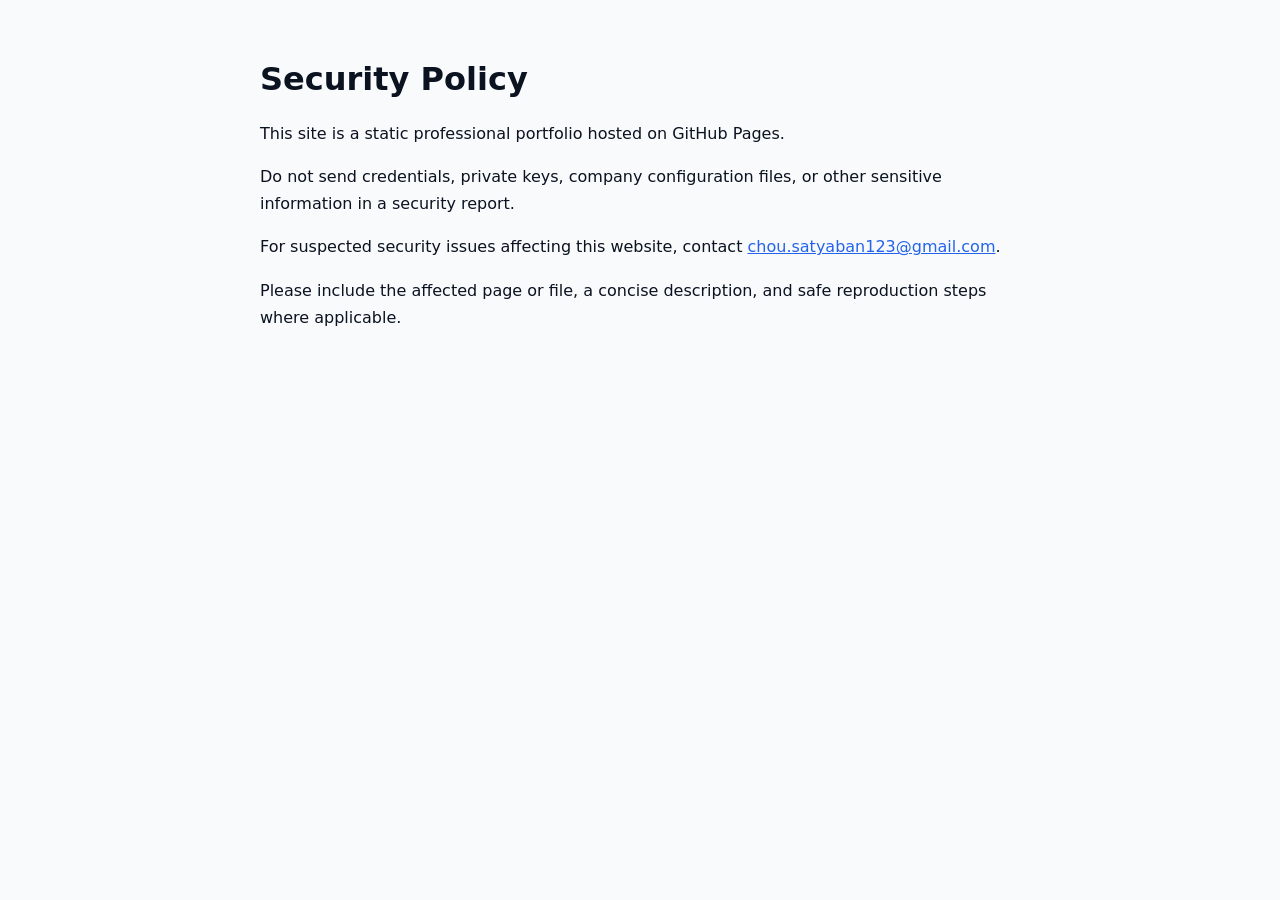
<file: security-policy.html>
<!doctype html>
<html lang="en">
<head>
  <meta charset="utf-8">
  <meta name="viewport" content="width=device-width, initial-scale=1">
  <title>Security Policy — Satyaban Choudhury</title>
  <meta name="robots" content="noindex">
  <style>
    body{font:16px/1.7 system-ui,-apple-system,Segoe UI,sans-serif;max-width:760px;margin:60px auto;padding:0 20px;color:#0b1220;background:#f8fafc}
    h1{line-height:1.2}a{color:#2563eb}
  </style>
</head>
<body>
  <h1>Security Policy</h1>
  <p>This site is a static professional portfolio hosted on GitHub Pages.</p>
  <p>Do not send credentials, private keys, company configuration files, or other sensitive information in a security report.</p>
  <p>For suspected security issues affecting this website, contact <a href="mailto:chou.satyaban123@gmail.com">chou.satyaban123@gmail.com</a>.</p>
  <p>Please include the affected page or file, a concise description, and safe reproduction steps where applicable.</p>
</body>
</html>
</file>
